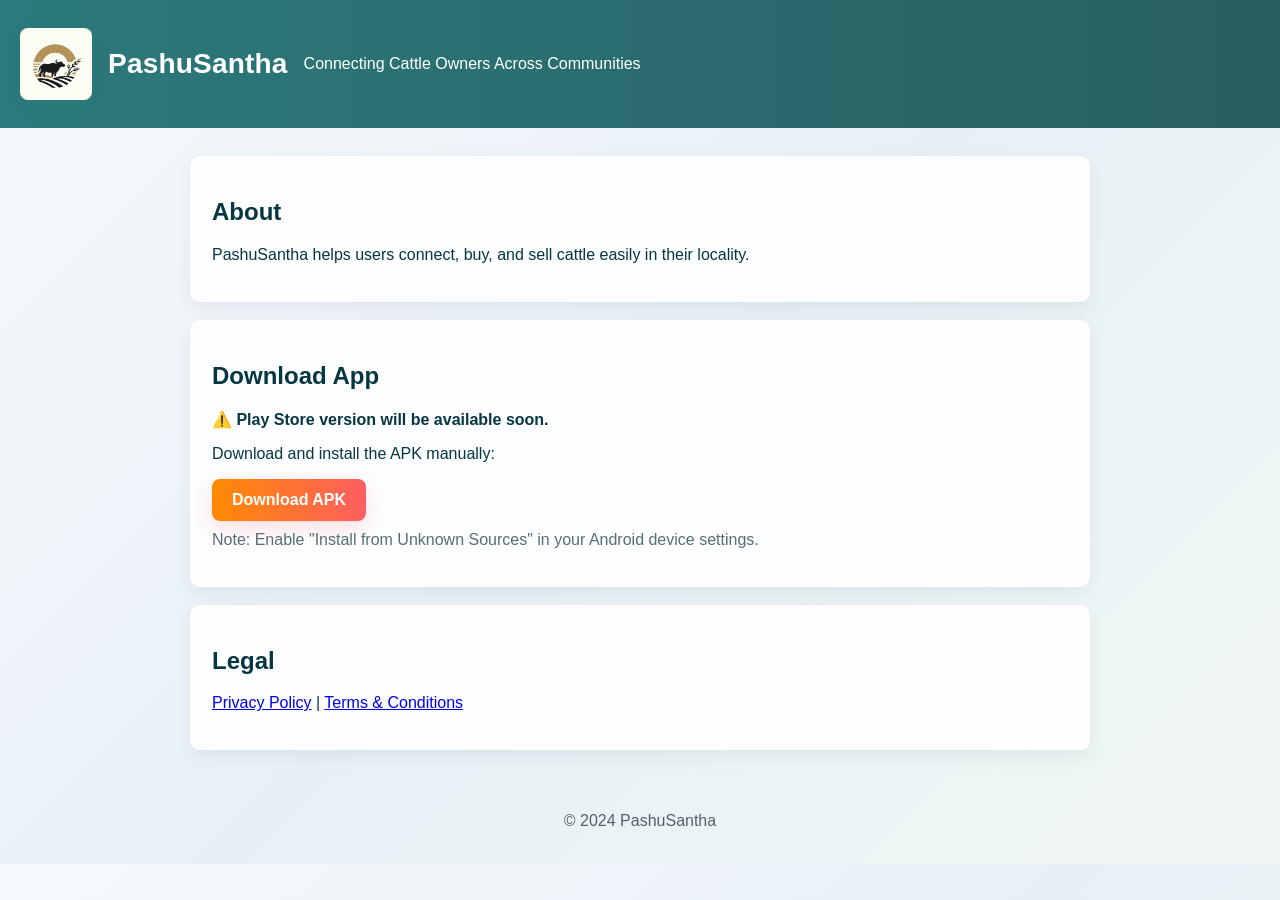
<file: index.html>
<!DOCTYPE html>
<html lang="en">
<head>
  <meta charset="UTF-8">
  <meta name="viewport" content="width=device-width, initial-scale=1.0">
  <title>PashuSantha</title>
  <link rel="stylesheet" href="styles.css">
</head>

<body>

<header>
  <img src="images/logo.jpg" alt="logo">
  <h1>PashuSantha</h1>
  <p>Connecting Cattle Owners Across Communities</p>
</header>

<main>

  <section>
    <h2>About</h2>
    <p>PashuSantha helps users connect, buy, and sell cattle easily in their locality.</p>
  </section>

  <section>
    <h2>Download App</h2>

    <p><strong>⚠️ Play Store version will be available soon.</strong></p>

    <p>Download and install the APK manually:</p>

    <a class="download" href="apk/application-479517f3-68df-434d-b2b7-b5116d674a7d.apk" download rel="noopener">Download APK</a>

    <p class="note">
      Note: Enable "Install from Unknown Sources" in your Android device settings.
    </p>
  </section>

  <section>
    <h2>Legal</h2>
    <p>
      <a href="privacy.html" target="_blank">Privacy Policy</a> |
      <a href="terms.html" target="_blank">Terms & Conditions</a>
    </p>
  </section>

</main>

<footer>
  <p>&copy; 2024 PashuSantha</p>
</footer>

</body>
</html>
</file>
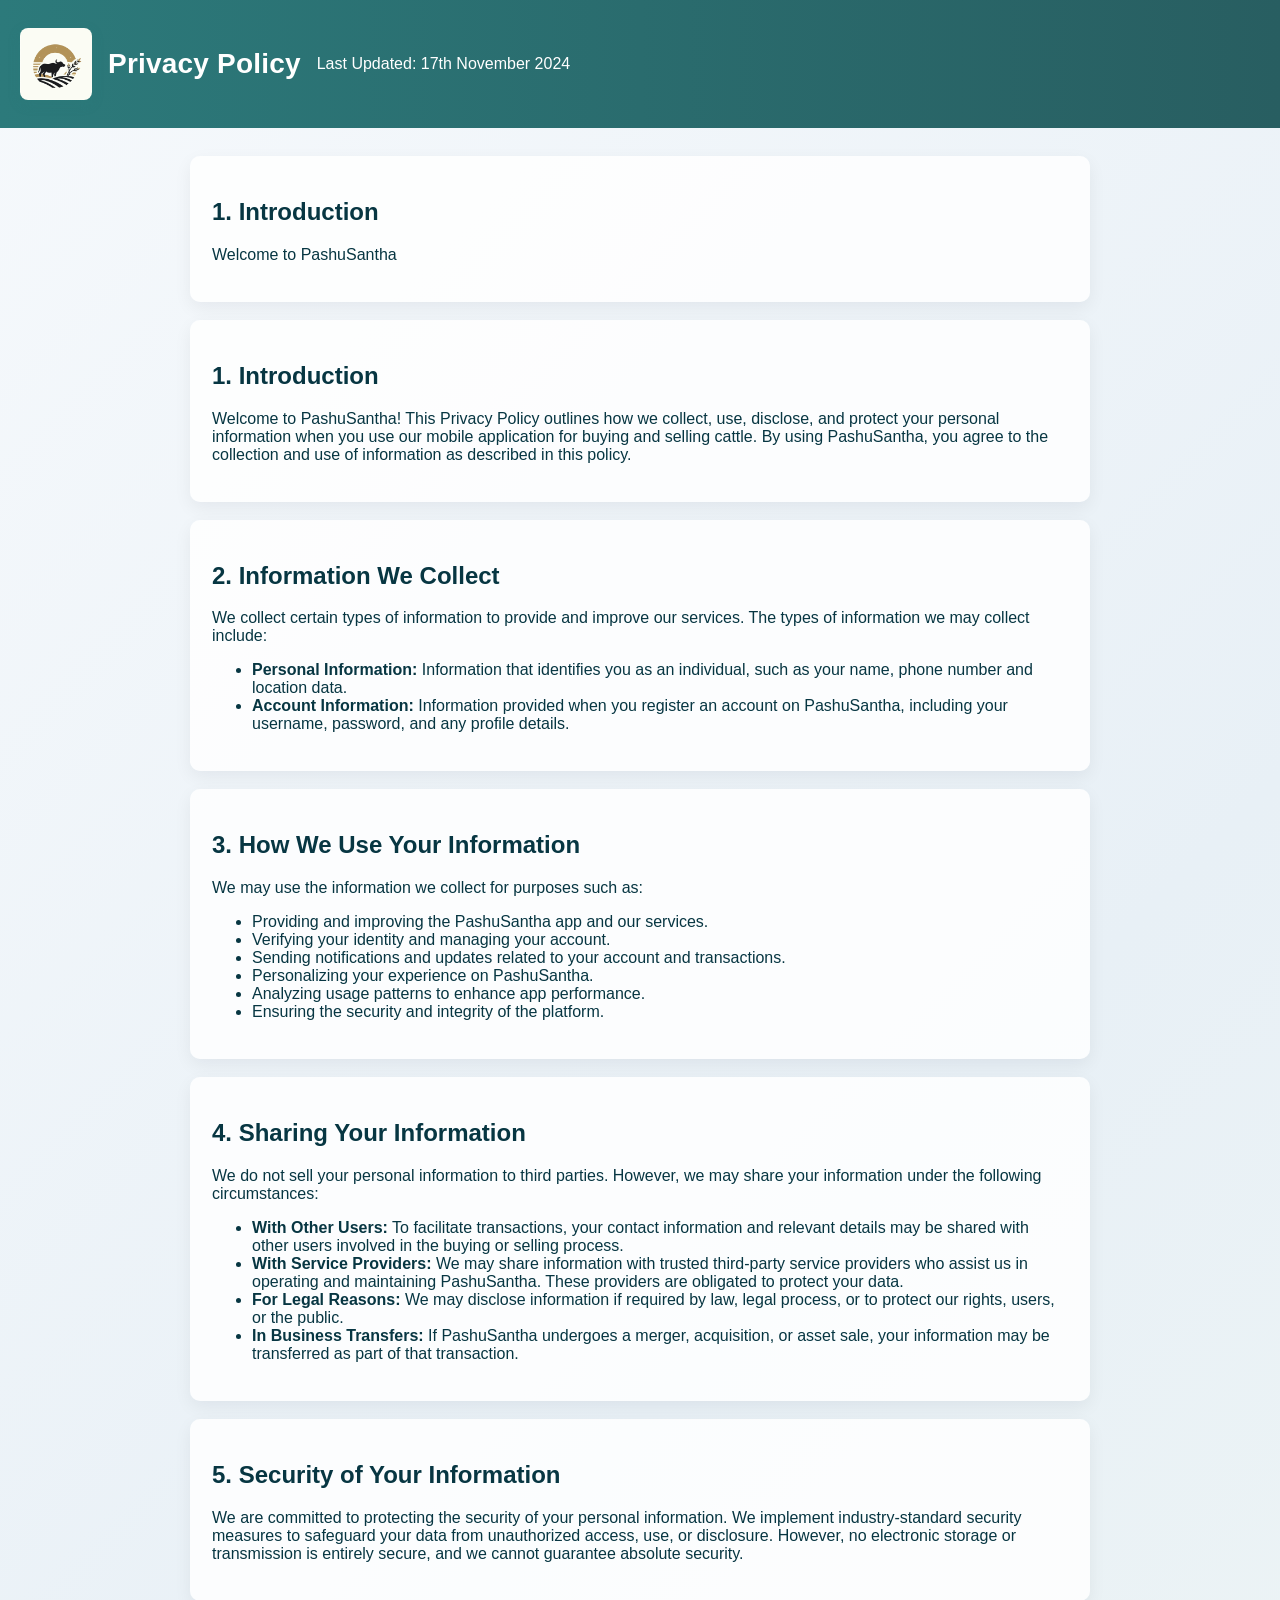
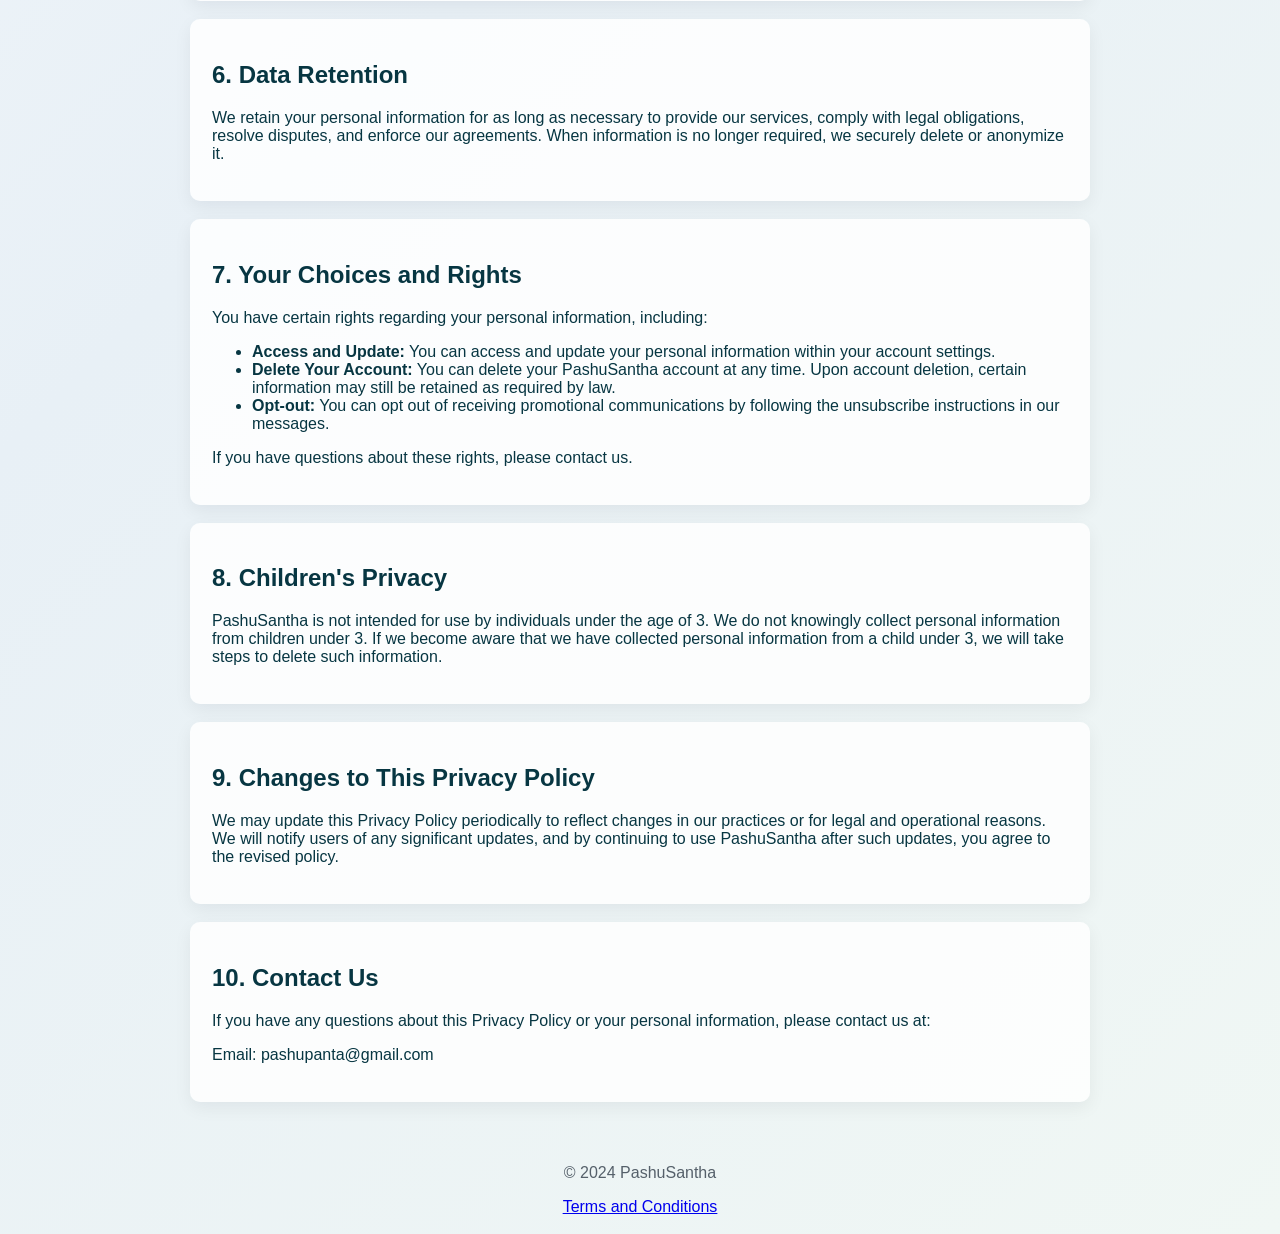
<file: privacy.html>
<!DOCTYPE html>
<html lang="en">
<head>
<meta charset="UTF-8">
<meta name="viewport" content="width=device-width, initial-scale=1.0">
<title>Privacy Policy - PashuSantha</title>
<link rel="stylesheet" href="styles.css">
</head>

<body>

<header>
  <img src="images/logo.jpg" alt="logo">
  <h1>Privacy Policy</h1>
  <p>Last Updated: 17th November 2024</p>
</header>

<main>
  <!-- KEEP YOUR FULL CONTENT SAME -->
  
  <section>
    <h2>1. Introduction</h2>
    <p>Welcome to PashuSantha</p>
  </section>
  <section>
            <h2>1. Introduction</h2>
            <p>Welcome to PashuSantha! This Privacy Policy outlines how we collect, use, disclose, and protect your personal information when you use our mobile application for buying and selling cattle. By using PashuSantha, you agree to the collection and use of information as described in this policy.</p>
        </section>

        <section>
            <h2>2. Information We Collect</h2>
            <p>We collect certain types of information to provide and improve our services. The types of information we may collect include:</p>
            <ul>
                <li><strong>Personal Information:</strong> Information that identifies you as an individual, such as your name, phone number and location data.</li>
                <li><strong>Account Information:</strong> Information provided when you register an account on PashuSantha, including your username, password, and any profile details.</li>
            </ul>
        </section>

        <section>
            <h2>3. How We Use Your Information</h2>
            <p>We may use the information we collect for purposes such as:</p>
            <ul>
                <li>Providing and improving the PashuSantha app and our services.</li>
                <li>Verifying your identity and managing your account.</li>
                <li>Sending notifications and updates related to your account and transactions.</li>
                <li>Personalizing your experience on PashuSantha.</li>
                <li>Analyzing usage patterns to enhance app performance.</li>
                <li>Ensuring the security and integrity of the platform.</li>
            </ul>
        </section>

        <section>
            <h2>4. Sharing Your Information</h2>
            <p>We do not sell your personal information to third parties. However, we may share your information under the following circumstances:</p>
            <ul>
                <li><strong>With Other Users:</strong> To facilitate transactions, your contact information and relevant details may be shared with other users involved in the buying or selling process.</li>
                <li><strong>With Service Providers:</strong> We may share information with trusted third-party service providers who assist us in operating and maintaining PashuSantha. These providers are obligated to protect your data.</li>
                <li><strong>For Legal Reasons:</strong> We may disclose information if required by law, legal process, or to protect our rights, users, or the public.</li>
                <li><strong>In Business Transfers:</strong> If PashuSantha undergoes a merger, acquisition, or asset sale, your information may be transferred as part of that transaction.</li>
            </ul>
        </section>

        <section>
            <h2>5. Security of Your Information</h2>
            <p>We are committed to protecting the security of your personal information. We implement industry-standard security measures to safeguard your data from unauthorized access, use, or disclosure. However, no electronic storage or transmission is entirely secure, and we cannot guarantee absolute security.</p>
        </section>

        <section>
            <h2>6. Data Retention</h2>
            <p>We retain your personal information for as long as necessary to provide our services, comply with legal obligations, resolve disputes, and enforce our agreements. When information is no longer required, we securely delete or anonymize it.</p>
        </section>

        <section>
            <h2>7. Your Choices and Rights</h2>
            <p>You have certain rights regarding your personal information, including:</p>
            <ul>
                <li><strong>Access and Update:</strong> You can access and update your personal information within your account settings.</li>
                <li><strong>Delete Your Account:</strong> You can delete your PashuSantha account at any time. Upon account deletion, certain information may still be retained as required by law.</li>
                <li><strong>Opt-out:</strong> You can opt out of receiving promotional communications by following the unsubscribe instructions in our messages.</li>
            </ul>
            <p>If you have questions about these rights, please contact us.</p>
        </section>

        <section>
            <h2>8. Children's Privacy</h2>
            <p>PashuSantha is not intended for use by individuals under the age of 3. We do not knowingly collect personal information from children under 3. If we become aware that we have collected personal information from a child under 3, we will take steps to delete such information.</p>
        </section>

        <section>
            <h2>9. Changes to This Privacy Policy</h2>
            <p>We may update this Privacy Policy periodically to reflect changes in our practices or for legal and operational reasons. We will notify users of any significant updates, and by continuing to use PashuSantha after such updates, you agree to the revised policy.</p>
        </section>

        <section>
            <h2>10. Contact Us</h2>
            <p>If you have any questions about this Privacy Policy or your personal information, please contact us at:</p>
            <p>Email: pashupanta@gmail.com</p>
        </section>

</main>

<footer>
  <p>&copy; 2024 PashuSantha</p>
  <a href="terms.html" target="_blank">Terms and Conditions</a>
</footer>

</body>
</html>
</file>
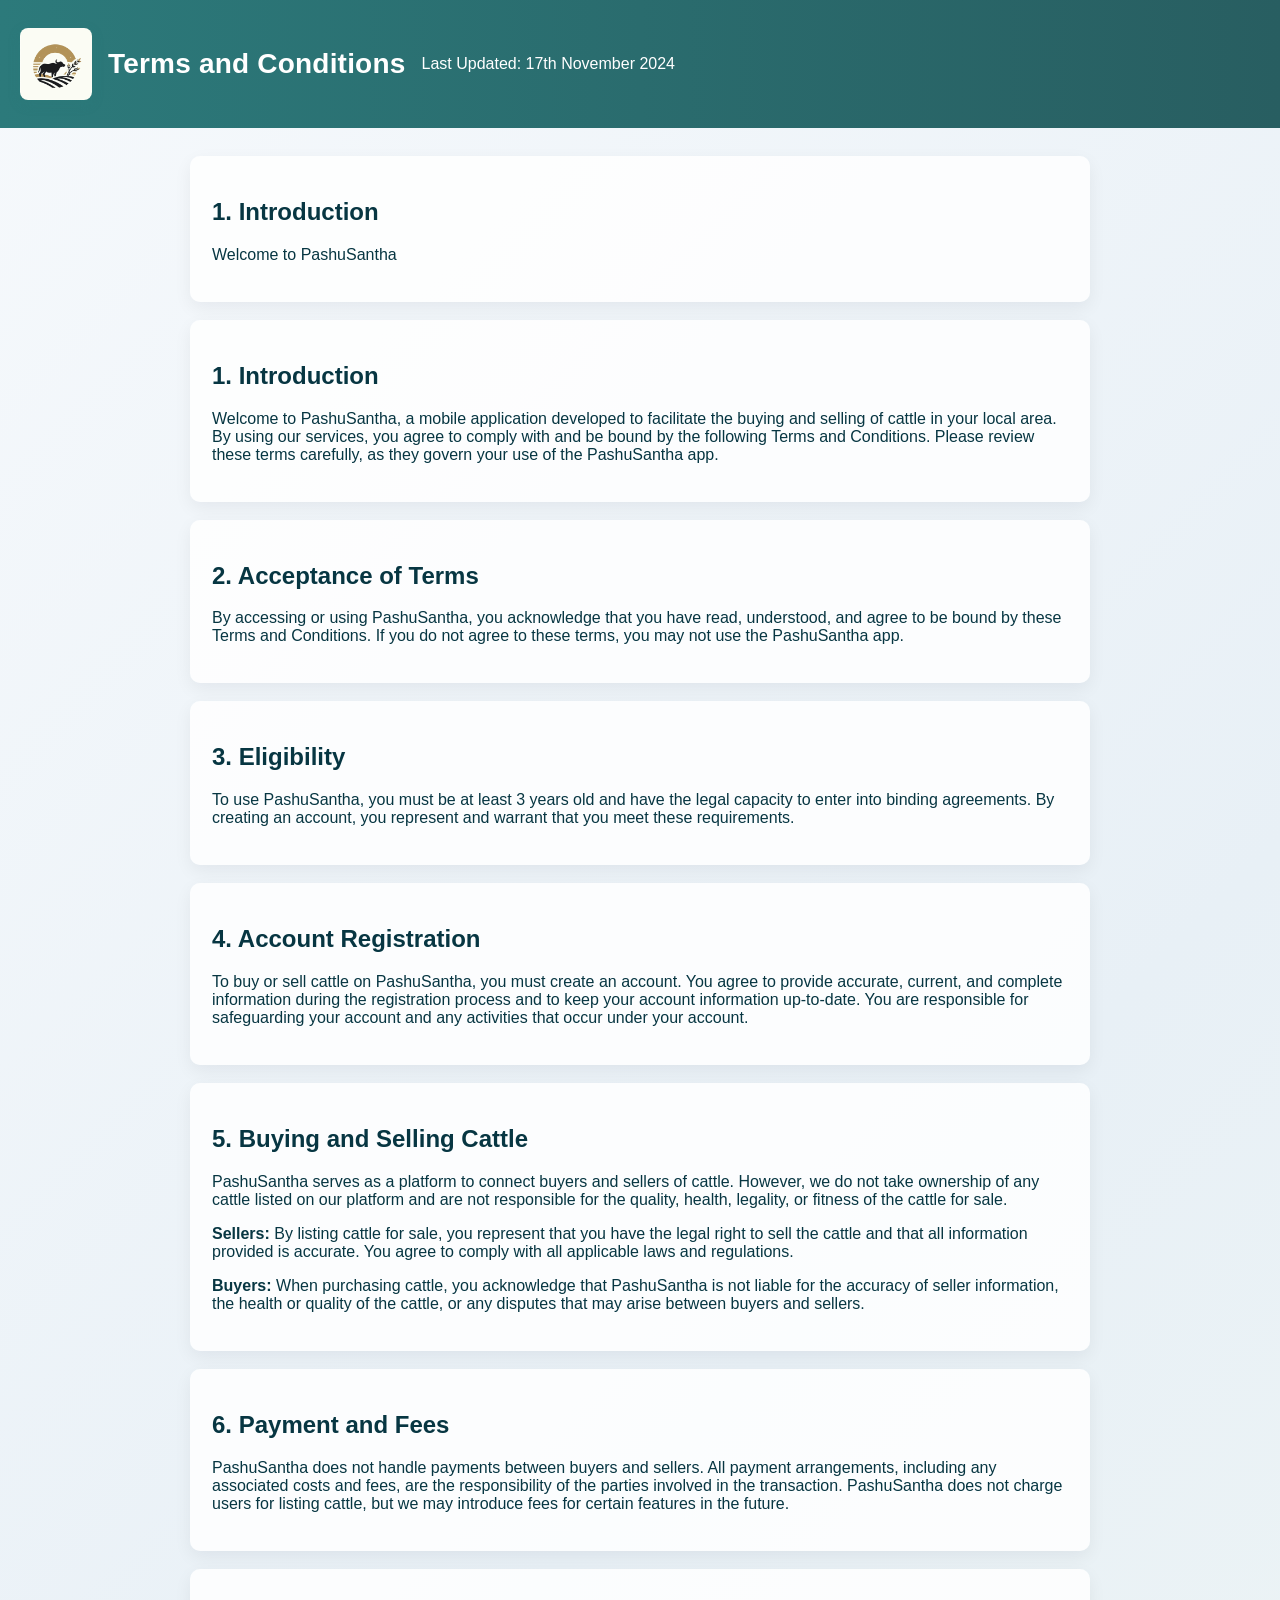
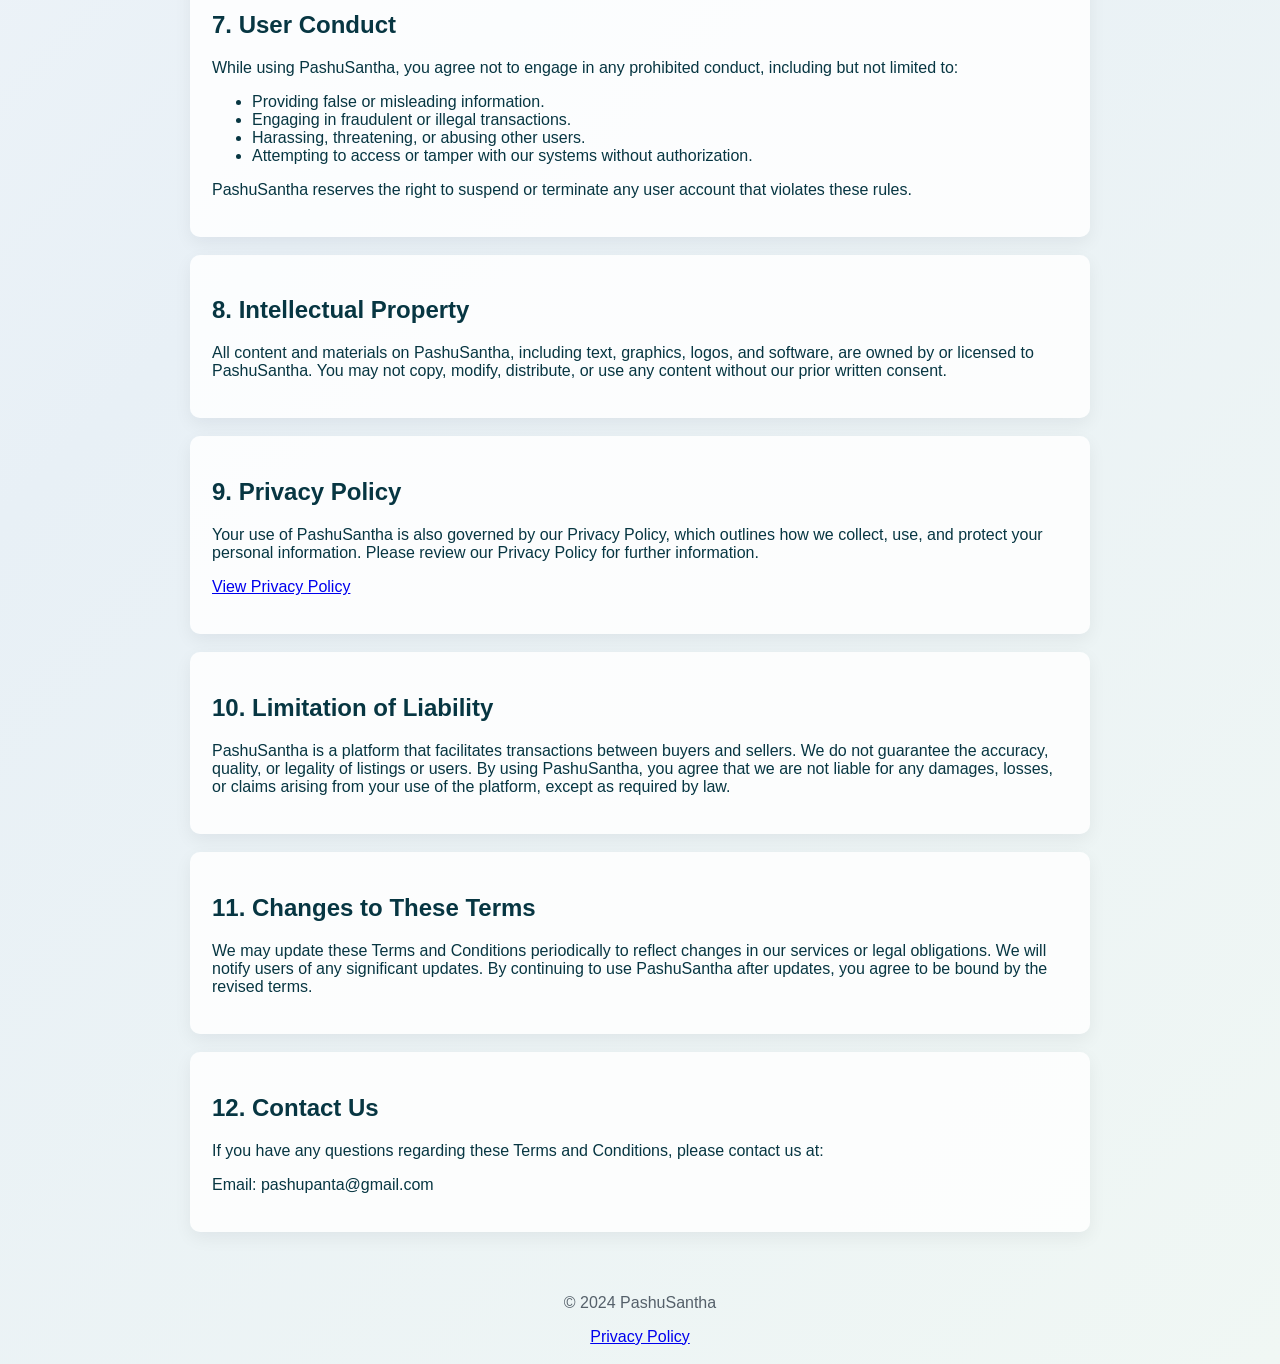
<file: terms.html>
<!DOCTYPE html>
<html lang="en">
<head>
<meta charset="UTF-8">
<meta name="viewport" content="width=device-width, initial-scale=1.0">
<title>Terms and Conditions - PashuSantha</title>
<link rel="stylesheet" href="styles.css">
</head>

<body>

<header>
  <img src="images/logo.jpg" alt="logo">
  <h1>Terms and Conditions</h1>
  <p>Last Updated: 17th November 2024</p>
</header>

<main>
  <!-- KEEP YOUR FULL TERMS CONTENT SAME -->
  
  <section>
    <h2>1. Introduction</h2>
    <p>Welcome to PashuSantha</p>
  </section>
  <section>
            <h2>1. Introduction</h2>
            <p>Welcome to PashuSantha, a mobile application developed to facilitate the buying and selling of cattle in your local area. By using our services, you agree to comply with and be bound by the following Terms and Conditions. Please review these terms carefully, as they govern your use of the PashuSantha app.</p>
        </section>

        <section>
            <h2>2. Acceptance of Terms</h2>
            <p>By accessing or using PashuSantha, you acknowledge that you have read, understood, and agree to be bound by these Terms and Conditions. If you do not agree to these terms, you may not use the PashuSantha app.</p>
        </section>

        <section>
            <h2>3. Eligibility</h2>
            <p>To use PashuSantha, you must be at least 3 years old and have the legal capacity to enter into binding agreements. By creating an account, you represent and warrant that you meet these requirements.</p>
        </section>

        <section>
            <h2>4. Account Registration</h2>
            <p>To buy or sell cattle on PashuSantha, you must create an account. You agree to provide accurate, current, and complete information during the registration process and to keep your account information up-to-date. You are responsible for safeguarding your account and any activities that occur under your account. </p>
        </section>

        <section>
            <h2>5. Buying and Selling Cattle</h2>
            <p>
                PashuSantha serves as a platform to connect buyers and sellers of cattle. However, we do not take ownership of any cattle listed on our platform and are not responsible for the quality, health, legality, or fitness of the cattle for sale.
            </p>
            <p><strong>Sellers:</strong> By listing cattle for sale, you represent that you have the legal right to sell the cattle and that all information provided is accurate. You agree to comply with all applicable laws and regulations.</p>
            <p><strong>Buyers:</strong> When purchasing cattle, you acknowledge that PashuSantha is not liable for the accuracy of seller information, the health or quality of the cattle, or any disputes that may arise between buyers and sellers.</p>
        </section>

        <section>
            <h2>6. Payment and Fees</h2>
            <p>PashuSantha does not handle payments between buyers and sellers. All payment arrangements, including any associated costs and fees, are the responsibility of the parties involved in the transaction. PashuSantha does not charge users for listing cattle, but we may introduce fees for certain features in the future.</p>
        </section>

        <section>
            <h2>7. User Conduct</h2>
            <p>While using PashuSantha, you agree not to engage in any prohibited conduct, including but not limited to:</p>
            <ul>
                <li>Providing false or misleading information.</li>
                <li>Engaging in fraudulent or illegal transactions.</li>
                <li>Harassing, threatening, or abusing other users.</li>
                <li>Attempting to access or tamper with our systems without authorization.</li>
            </ul>
            <p>PashuSantha reserves the right to suspend or terminate any user account that violates these rules.</p>
        </section>

        <section>
            <h2>8. Intellectual Property</h2>
            <p>All content and materials on PashuSantha, including text, graphics, logos, and software, are owned by or licensed to PashuSantha. You may not copy, modify, distribute, or use any content without our prior written consent.</p>
        </section>

        <section>
            <h2>9. Privacy Policy</h2>
            <p>Your use of PashuSantha is also governed by our Privacy Policy, which outlines how we collect, use, and protect your personal information. Please review our Privacy Policy for further information.</p>
            <p><a href="privacy.html">View Privacy Policy</a></p>
        </section>

        <section>
            <h2>10. Limitation of Liability</h2>
            <p>PashuSantha is a platform that facilitates transactions between buyers and sellers. We do not guarantee the accuracy, quality, or legality of listings or users. By using PashuSantha, you agree that we are not liable for any damages, losses, or claims arising from your use of the platform, except as required by law.</p>
        </section>

        <section>
            <h2>11. Changes to These Terms</h2>
            <p>We may update these Terms and Conditions periodically to reflect changes in our services or legal obligations. We will notify users of any significant updates. By continuing to use PashuSantha after updates, you agree to be bound by the revised terms.</p>
        </section>

        <section>
            <h2>12. Contact Us</h2>
            <p>If you have any questions regarding these Terms and Conditions, please contact us at:</p>
            <p>Email: pashupanta@gmail.com</p>
        </section>
</main>

<footer>
  <p>&copy; 2024 PashuSantha</p>
  <a href="privacy.html" target="_blank">Privacy Policy</a>
</footer>

</body>
</html>
</file>
<file: styles.css>
body {
  font-family: -apple-system, BlinkMacSystemFont, "Segoe UI", Roboto, "Helvetica Neue", Arial, sans-serif;
  margin: 0;
  color: #073642;
  background: linear-gradient(135deg, #f6f9fc 0%, #e8f0f6 50%, #f0f7f4 100%);
  -webkit-font-smoothing:antialiased;
}

header {
  background: linear-gradient(90deg,#2c7a7b 0%, #285e61 100%);
  color: #ffffff;
  padding: 28px 20px;
  display: flex;
  align-items: center;
  gap: 16px;
}

header img {
  width: 72px;
  height: 72px;
  object-fit: cover;
  border-radius: 8px;
  box-shadow: 0 4px 12px rgba(44,122,123,0.25);
}

header h1 {
  margin: 0;
  font-size: 28px;
  letter-spacing: 0.2px;
}

main {
  max-width: 900px;
  margin: 28px auto;
  padding: 0 18px;
}

section {
  background: rgba(255,255,255,0.85);
  border-radius: 10px;
  padding: 22px;
  margin-bottom: 18px;
  box-shadow: 0 6px 18px rgba(11,22,33,0.06);
}

.download {
  display: inline-block;
  background: linear-gradient(90deg,#ff8a00 0%, #ff5e62 100%);
  color: white;
  text-decoration: none;
  padding: 12px 20px;
  font-weight: 600;
  border-radius: 8px;
  box-shadow: 0 8px 20px rgba(255,94,98,0.18);
}

.download:hover {
  transform: translateY(-2px);
  box-shadow: 0 12px 26px rgba(255,94,98,0.2);
}

p.note {
  margin-top: 10px;
  color: #586e75;
}

footer {
  text-align: center;
  color: #55606a;
  padding: 18px 10px;
}
</file>
